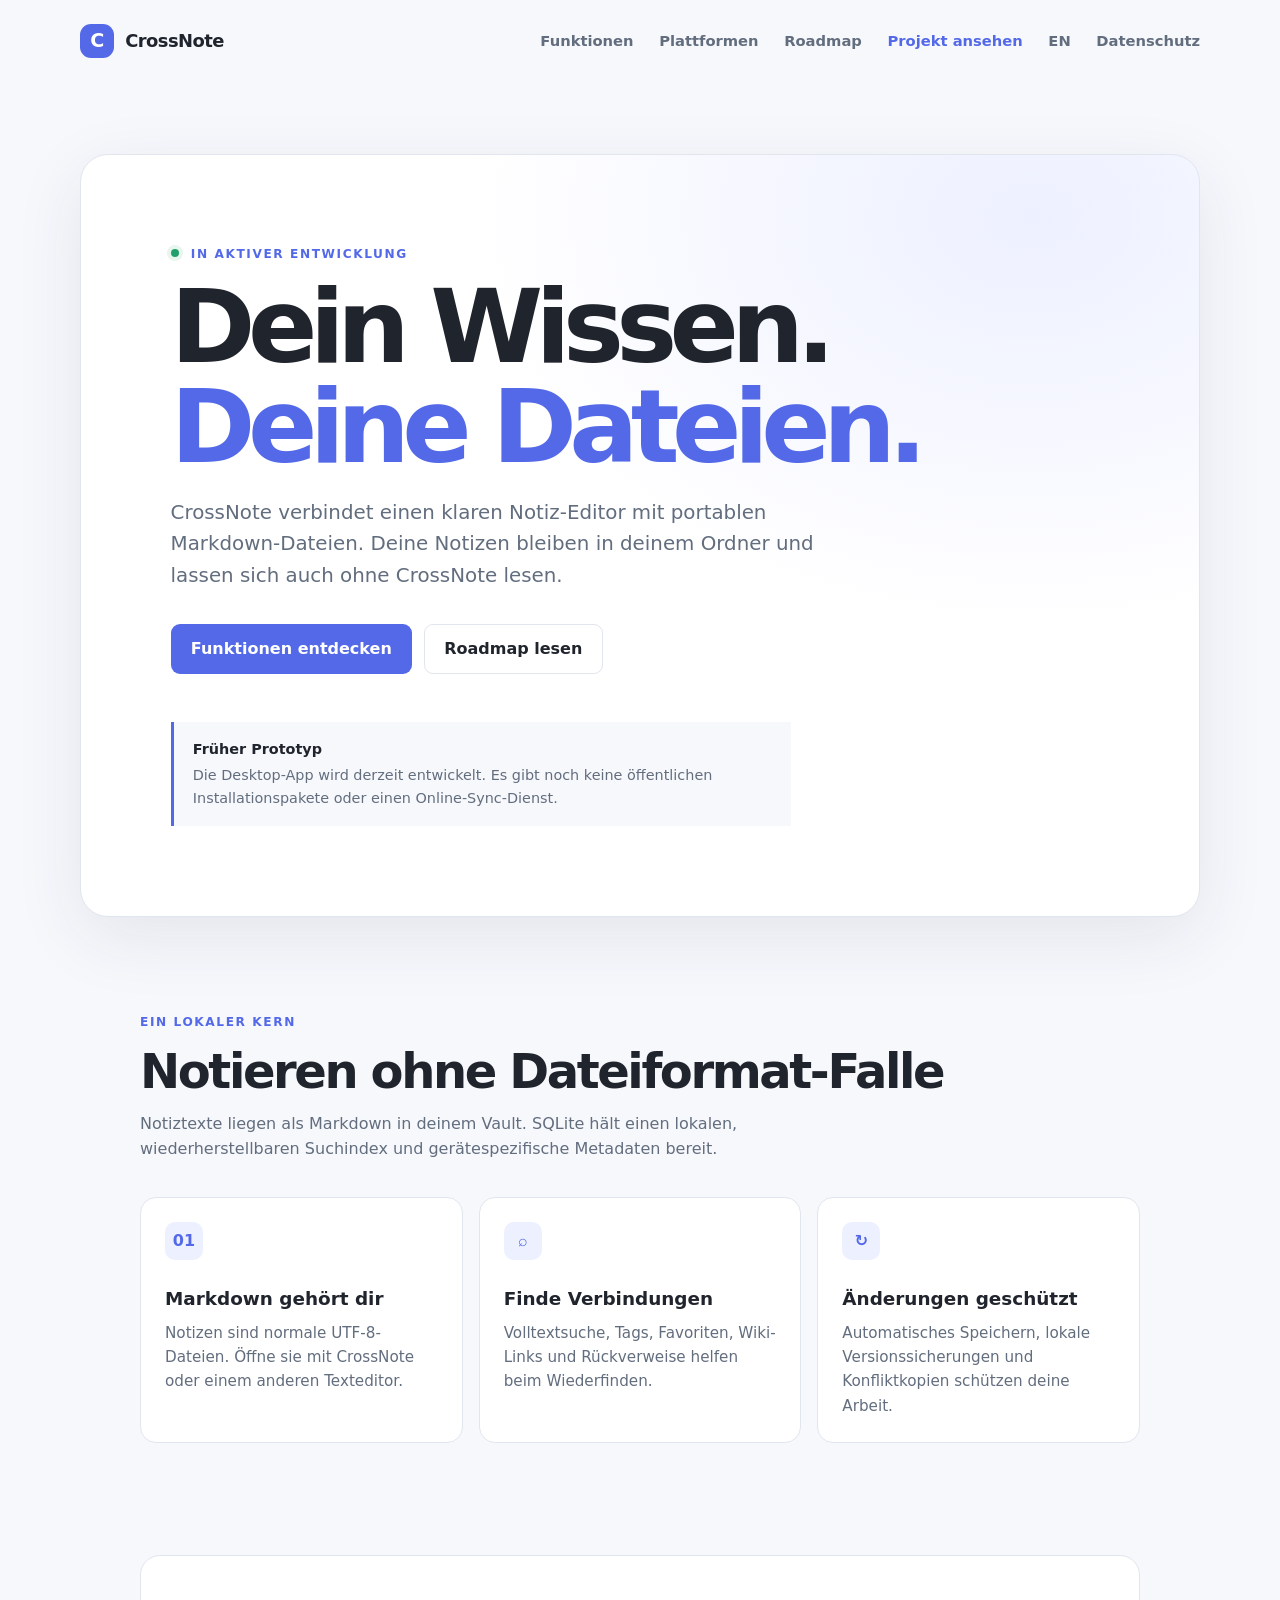
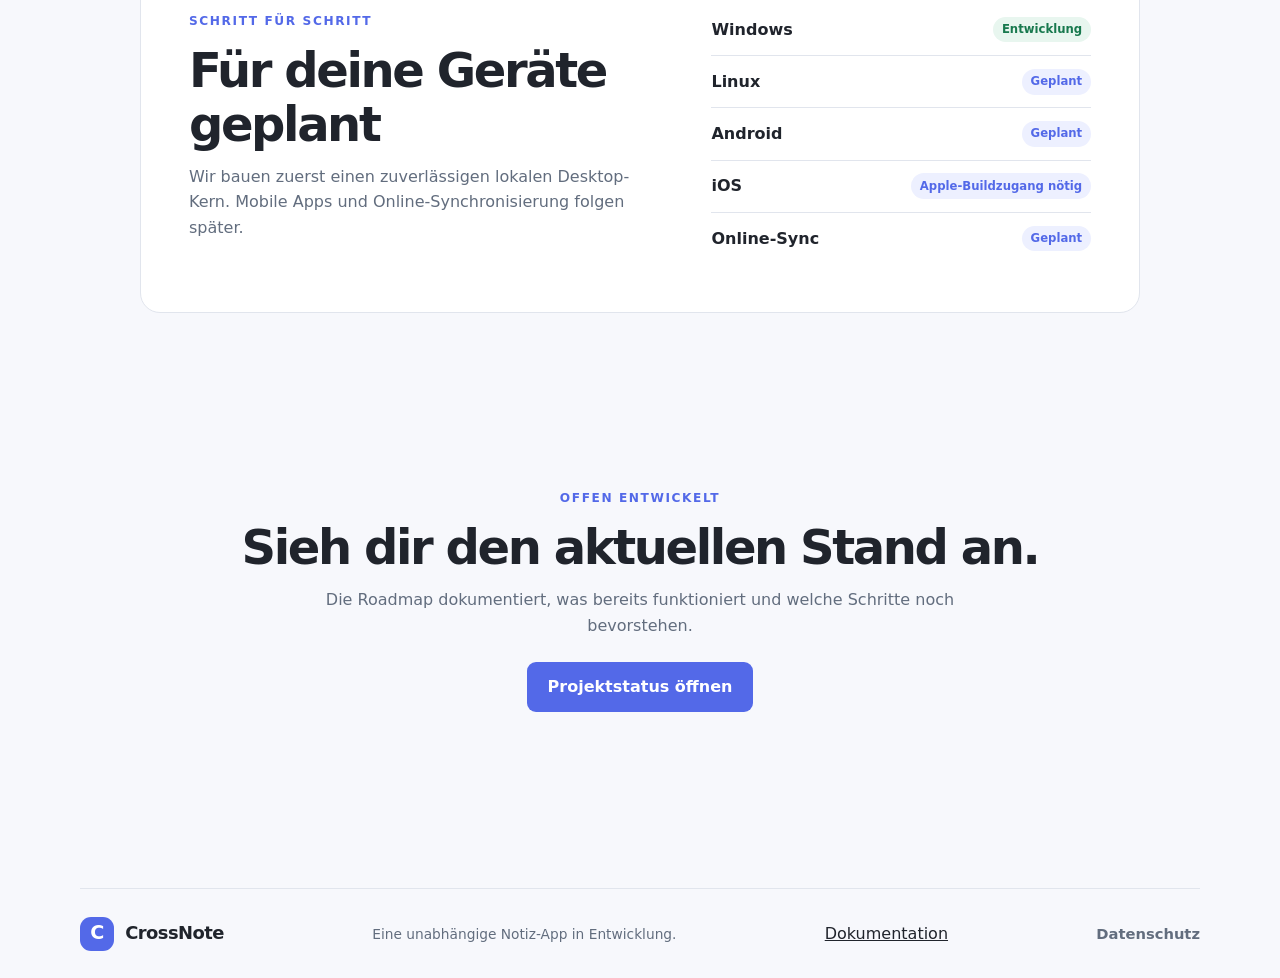
<file: website/index.html>
<!doctype html>
<html lang="de">
<head>
  <meta charset="utf-8">
  <meta name="viewport" content="width=device-width, initial-scale=1">
  <meta name="theme-color" content="#f7f8fc">
  <meta name="description" content="CrossNote ist eine plattformübergreifende Notiz-App mit Markdown-Dateien und lokalem Suchindex.">
  <meta property="og:type" content="website">
  <meta property="og:title" content="CrossNote – Dein Wissen, deine Dateien">
  <meta property="og:description" content="Eine lokale Notiz-App in Entwicklung, aufgebaut auf portablen Markdown-Dateien.">
  <title>CrossNote – Dein Wissen, deine Dateien</title>
  <link rel="icon" href="favicon.svg" type="image/svg+xml">
  <link rel="stylesheet" href="styles.css">
</head>
<body>
  <a class="skip-link" href="#main">Zum Inhalt springen</a>
  <header class="site-header">
    <a class="brand" href="#top" aria-label="CrossNote Startseite">
      <span class="brand-mark" aria-hidden="true">C</span>
      <span>CrossNote</span>
    </a>
    <nav aria-label="Hauptnavigation">
      <a href="#funktionen">Funktionen</a>
      <a href="#plattformen">Plattformen</a>
      <a href="https://github.com/bagdanchik007/CrossNote/blob/main/docs/ROADMAP.md">Roadmap</a>
      <a class="nav-cta" href="https://github.com/bagdanchik007/CrossNote/blob/main/README.md">Projekt ansehen</a>
      <a href="en/index.html" lang="en" aria-label="Switch to English">EN</a>
      <a href="privacy.html">Datenschutz</a>
    </nav>
  </header>

  <main id="main">
    <section class="hero" id="top" aria-labelledby="hero-title">
      <p class="eyebrow"><span class="status-dot" aria-hidden="true"></span> In aktiver Entwicklung</p>
      <h1 id="hero-title">Dein Wissen.<br><span>Deine Dateien.</span></h1>
      <p class="hero-copy">CrossNote verbindet einen klaren Notiz-Editor mit portablen Markdown-Dateien. Deine Notizen bleiben in deinem Ordner und lassen sich auch ohne CrossNote lesen.</p>
      <div class="hero-actions">
        <a class="button primary" href="#funktionen">Funktionen entdecken</a>
        <a class="button secondary" href="https://github.com/bagdanchik007/CrossNote/blob/main/docs/ROADMAP.md">Roadmap lesen</a>
      </div>
      <div class="hero-note" role="note">
        <strong>Früher Prototyp</strong>
        <span>Die Desktop-App wird derzeit entwickelt. Es gibt noch keine öffentlichen Installationspakete oder einen Online-Sync-Dienst.</span>
      </div>
    </section>

    <section class="section" id="funktionen" aria-labelledby="features-title">
      <p class="eyebrow">Ein lokaler Kern</p>
      <h2 id="features-title">Notieren ohne Dateiformat-Falle</h2>
      <p class="section-intro">Notiztexte liegen als Markdown in deinem Vault. SQLite hält einen lokalen, wiederherstellbaren Suchindex und gerätespezifische Metadaten bereit.</p>
      <div class="feature-grid">
        <article class="feature-card">
          <span class="feature-icon" aria-hidden="true">01</span>
          <h3>Markdown gehört dir</h3>
          <p>Notizen sind normale UTF-8-Dateien. Öffne sie mit CrossNote oder einem anderen Texteditor.</p>
        </article>
        <article class="feature-card">
          <span class="feature-icon" aria-hidden="true">⌕</span>
          <h3>Finde Verbindungen</h3>
          <p>Volltextsuche, Tags, Favoriten, Wiki-Links und Rückverweise helfen beim Wiederfinden.</p>
        </article>
        <article class="feature-card">
          <span class="feature-icon" aria-hidden="true">↻</span>
          <h3>Änderungen geschützt</h3>
          <p>Automatisches Speichern, lokale Versionssicherungen und Konfliktkopien schützen deine Arbeit.</p>
        </article>
      </div>
    </section>

    <section class="platform-section" id="plattformen" aria-labelledby="platform-title">
      <div>
        <p class="eyebrow">Schritt für Schritt</p>
        <h2 id="platform-title">Für deine Geräte geplant</h2>
        <p>Wir bauen zuerst einen zuverlässigen lokalen Desktop-Kern. Mobile Apps und Online-Synchronisierung folgen später.</p>
      </div>
      <ul class="platform-list">
        <li><span>Windows</span><span class="badge progress">Entwicklung</span></li>
        <li><span>Linux</span><span class="badge planned">Geplant</span></li>
        <li><span>Android</span><span class="badge planned">Geplant</span></li>
        <li><span>iOS</span><span class="badge planned">Apple-Buildzugang nötig</span></li>
        <li><span>Online-Sync</span><span class="badge planned">Geplant</span></li>
      </ul>
    </section>

    <section class="closing" aria-labelledby="closing-title">
      <p class="eyebrow">Offen entwickelt</p>
      <h2 id="closing-title">Sieh dir den aktuellen Stand an.</h2>
      <p>Die Roadmap dokumentiert, was bereits funktioniert und welche Schritte noch bevorstehen.</p>
      <a class="button primary" href="https://github.com/bagdanchik007/CrossNote/blob/main/docs/STATUS.md">Projektstatus öffnen</a>
    </section>
  </main>

  <footer class="site-footer">
    <a class="brand" href="#top"><span class="brand-mark" aria-hidden="true">C</span><span>CrossNote</span></a>
    <p>Eine unabhängige Notiz-App in Entwicklung.</p>
    <a href="https://github.com/bagdanchik007/CrossNote/blob/main/README.md">Dokumentation</a>
    <a href="privacy.html">Datenschutz</a>
  </footer>
</body>
</html>
</file>
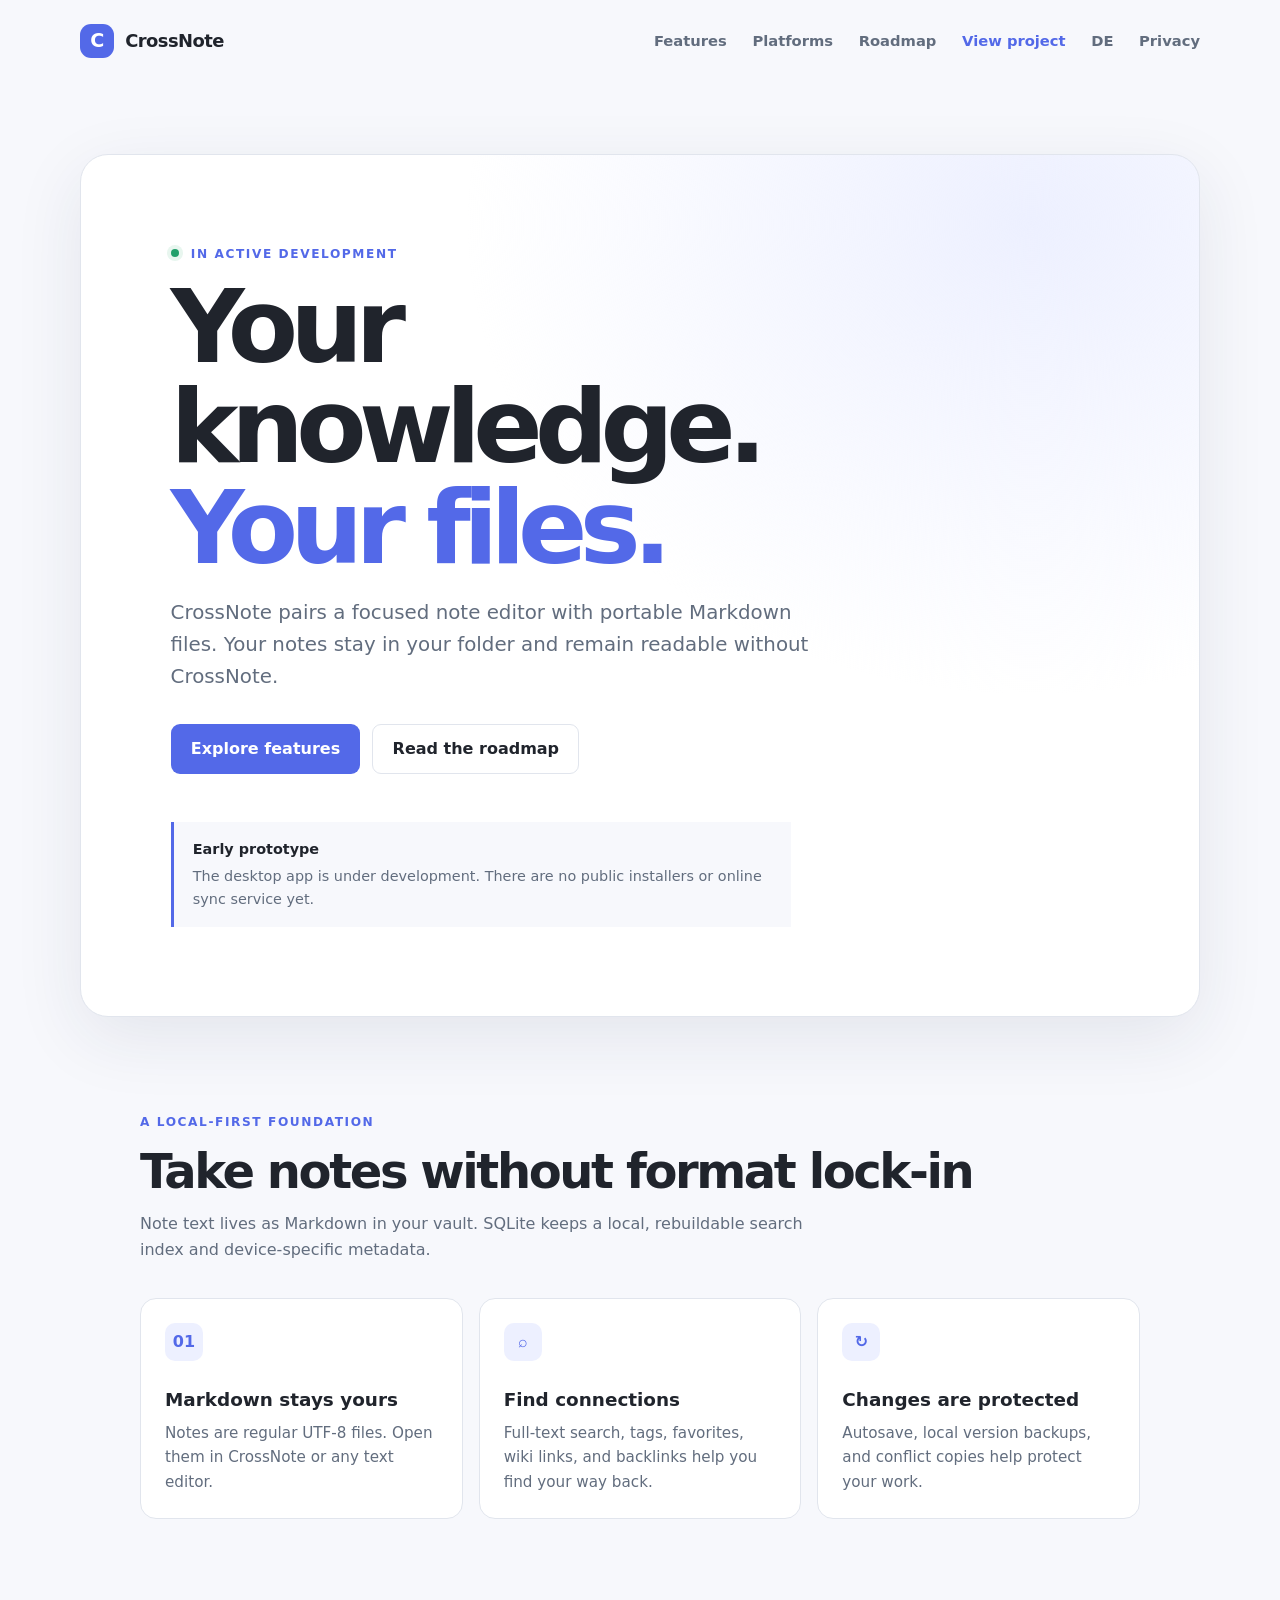
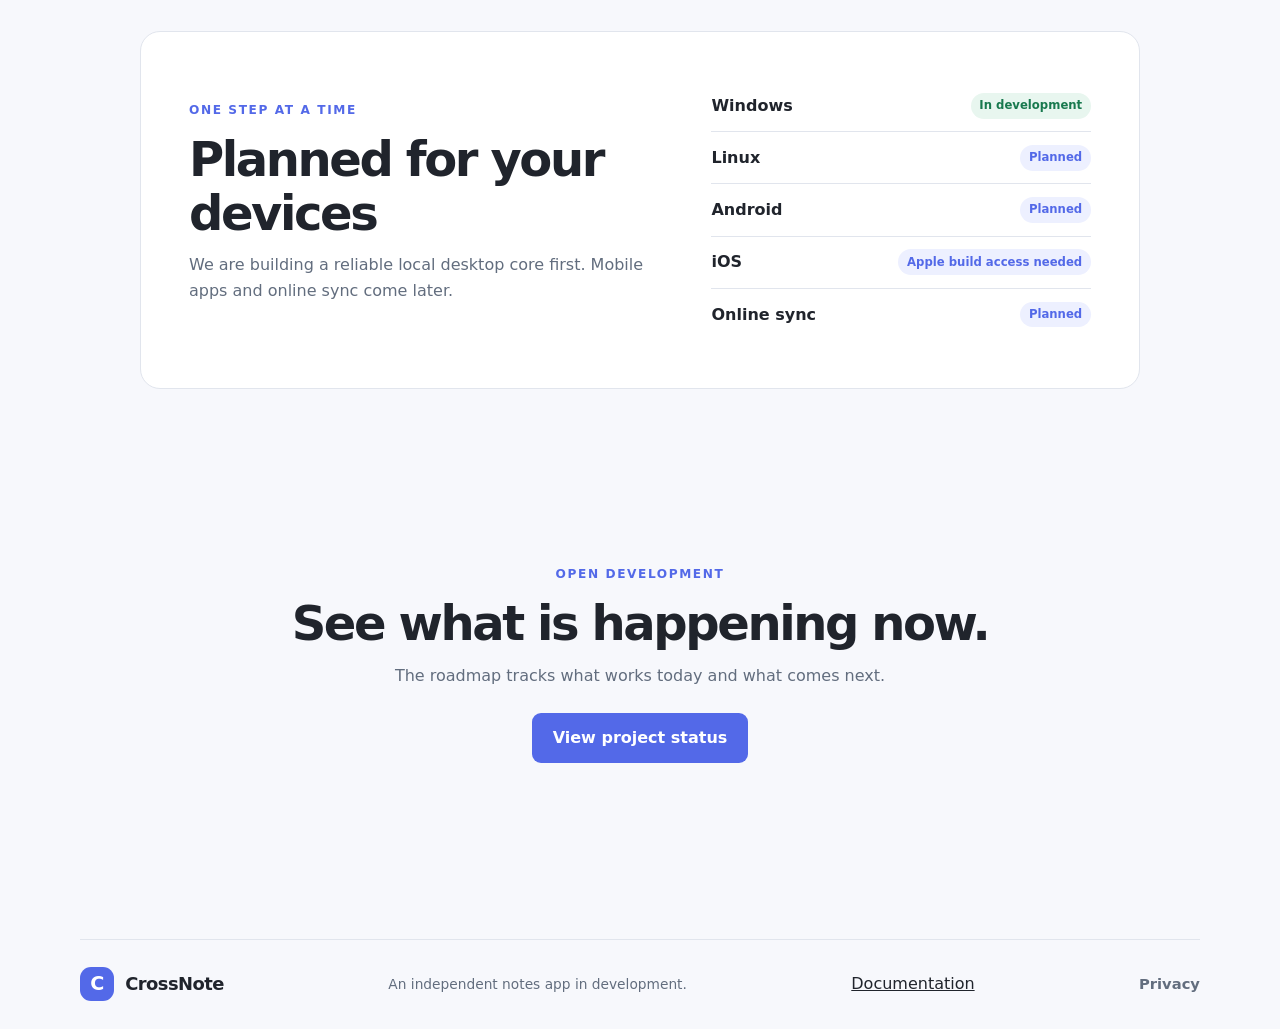
<file: website/en/index.html>
<!doctype html>
<html lang="en">
<head>
  <meta charset="utf-8">
  <meta name="viewport" content="width=device-width, initial-scale=1">
  <meta name="theme-color" content="#f7f8fc">
  <meta name="description" content="CrossNote is a cross-platform notes app built around Markdown files and a local search index.">
  <meta property="og:type" content="website">
  <meta property="og:title" content="CrossNote – Your knowledge, your files">
  <meta property="og:description" content="A local-first notes app in development, built around portable Markdown files.">
  <title>CrossNote – Your knowledge, your files</title>
  <link rel="icon" href="../favicon.svg" type="image/svg+xml">
  <link rel="stylesheet" href="../styles.css">
</head>
<body>
  <a class="skip-link" href="#main">Skip to content</a>
  <header class="site-header">
    <a class="brand" href="#top" aria-label="CrossNote home"><span class="brand-mark" aria-hidden="true">C</span><span>CrossNote</span></a>
    <nav aria-label="Main navigation">
      <a href="#features">Features</a>
      <a href="#platforms">Platforms</a>
      <a href="https://github.com/bagdanchik007/CrossNote/blob/main/docs/ROADMAP.md">Roadmap</a>
      <a class="nav-cta" href="https://github.com/bagdanchik007/CrossNote/blob/main/README.md">View project</a>
      <a href="../index.html" lang="de" aria-label="Auf Deutsch wechseln">DE</a>
      <a href="privacy.html">Privacy</a>
    </nav>
  </header>
  <main id="main">
    <section class="hero" id="top" aria-labelledby="hero-title">
      <p class="eyebrow"><span class="status-dot" aria-hidden="true"></span> In active development</p>
      <h1 id="hero-title">Your knowledge.<br><span>Your files.</span></h1>
      <p class="hero-copy">CrossNote pairs a focused note editor with portable Markdown files. Your notes stay in your folder and remain readable without CrossNote.</p>
      <div class="hero-actions"><a class="button primary" href="#features">Explore features</a><a class="button secondary" href="https://github.com/bagdanchik007/CrossNote/blob/main/docs/ROADMAP.md">Read the roadmap</a></div>
      <div class="hero-note" role="note"><strong>Early prototype</strong><span>The desktop app is under development. There are no public installers or online sync service yet.</span></div>
    </section>
    <section class="section" id="features" aria-labelledby="features-title">
      <p class="eyebrow">A local-first foundation</p>
      <h2 id="features-title">Take notes without format lock-in</h2>
      <p class="section-intro">Note text lives as Markdown in your vault. SQLite keeps a local, rebuildable search index and device-specific metadata.</p>
      <div class="feature-grid">
        <article class="feature-card"><span class="feature-icon" aria-hidden="true">01</span><h3>Markdown stays yours</h3><p>Notes are regular UTF-8 files. Open them in CrossNote or any text editor.</p></article>
        <article class="feature-card"><span class="feature-icon" aria-hidden="true">⌕</span><h3>Find connections</h3><p>Full-text search, tags, favorites, wiki links, and backlinks help you find your way back.</p></article>
        <article class="feature-card"><span class="feature-icon" aria-hidden="true">↻</span><h3>Changes are protected</h3><p>Autosave, local version backups, and conflict copies help protect your work.</p></article>
      </div>
    </section>
    <section class="platform-section" id="platforms" aria-labelledby="platform-title">
      <div><p class="eyebrow">One step at a time</p><h2 id="platform-title">Planned for your devices</h2><p>We are building a reliable local desktop core first. Mobile apps and online sync come later.</p></div>
      <ul class="platform-list">
        <li><span>Windows</span><span class="badge progress">In development</span></li>
        <li><span>Linux</span><span class="badge planned">Planned</span></li>
        <li><span>Android</span><span class="badge planned">Planned</span></li>
        <li><span>iOS</span><span class="badge planned">Apple build access needed</span></li>
        <li><span>Online sync</span><span class="badge planned">Planned</span></li>
      </ul>
    </section>
    <section class="closing" aria-labelledby="closing-title"><p class="eyebrow">Open development</p><h2 id="closing-title">See what is happening now.</h2><p>The roadmap tracks what works today and what comes next.</p><a class="button primary" href="https://github.com/bagdanchik007/CrossNote/blob/main/docs/STATUS.md">View project status</a></section>
  </main>
  <footer class="site-footer"><a class="brand" href="#top"><span class="brand-mark" aria-hidden="true">C</span><span>CrossNote</span></a><p>An independent notes app in development.</p><a href="https://github.com/bagdanchik007/CrossNote/blob/main/README.md">Documentation</a><a href="privacy.html">Privacy</a></footer>
</body>
</html>
</file>
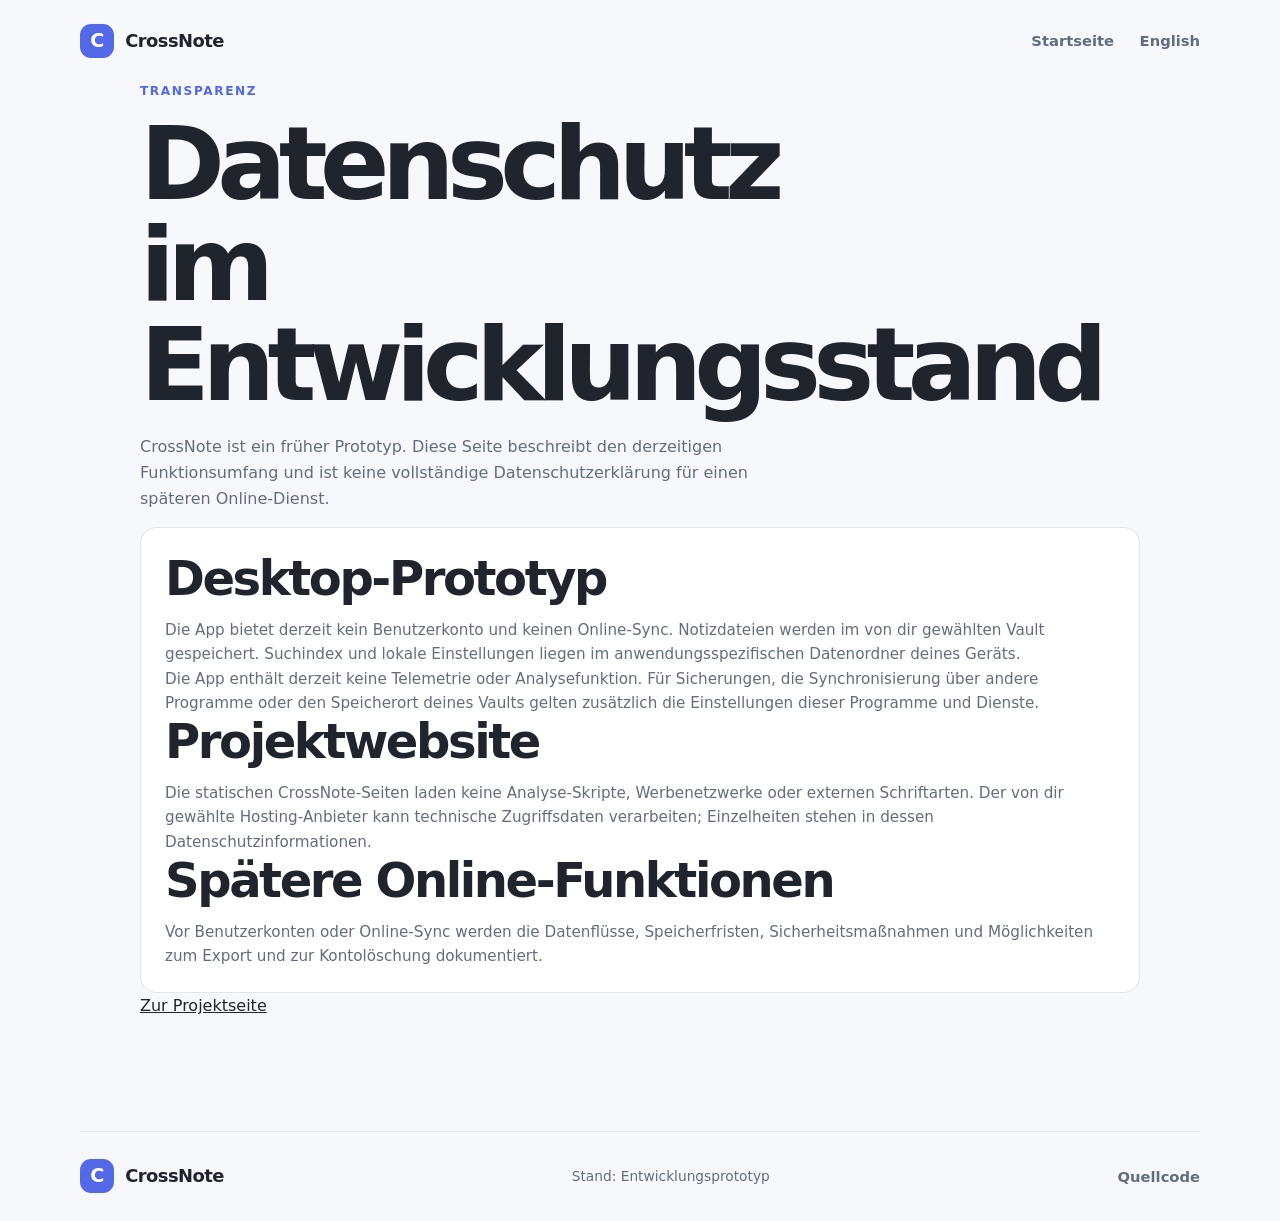
<file: website/privacy.html>
<!doctype html>
<html lang="de">
<head>
  <meta charset="utf-8">
  <meta name="viewport" content="width=device-width, initial-scale=1">
  <meta name="description" content="Datenschutzinformationen zum aktuellen Entwicklungsstand von CrossNote.">
  <title>Datenschutz – CrossNote</title>
  <link rel="icon" href="favicon.svg" type="image/svg+xml">
  <link rel="stylesheet" href="styles.css">
</head>
<body>
  <header class="site-header">
    <a class="brand" href="index.html"><span class="brand-mark" aria-hidden="true">C</span><span>CrossNote</span></a>
    <nav aria-label="Hauptnavigation"><a href="index.html">Startseite</a><a href="en/privacy.html" lang="en">English</a></nav>
  </header>
  <main id="main" class="section">
    <p class="eyebrow">Transparenz</p>
    <h1>Datenschutz im Entwicklungsstand</h1>
    <p class="section-intro">CrossNote ist ein früher Prototyp. Diese Seite beschreibt den derzeitigen Funktionsumfang und ist keine vollständige Datenschutzerklärung für einen späteren Online-Dienst.</p>
    <article class="feature-card">
      <h2>Desktop-Prototyp</h2>
      <p>Die App bietet derzeit kein Benutzerkonto und keinen Online-Sync. Notizdateien werden im von dir gewählten Vault gespeichert. Suchindex und lokale Einstellungen liegen im anwendungsspezifischen Datenordner deines Geräts.</p>
      <p>Die App enthält derzeit keine Telemetrie oder Analysefunktion. Für Sicherungen, die Synchronisierung über andere Programme oder den Speicherort deines Vaults gelten zusätzlich die Einstellungen dieser Programme und Dienste.</p>
      <h2>Projektwebsite</h2>
      <p>Die statischen CrossNote-Seiten laden keine Analyse-Skripte, Werbenetzwerke oder externen Schriftarten. Der von dir gewählte Hosting-Anbieter kann technische Zugriffsdaten verarbeiten; Einzelheiten stehen in dessen Datenschutzinformationen.</p>
      <h2>Spätere Online-Funktionen</h2>
      <p>Vor Benutzerkonten oder Online-Sync werden die Datenflüsse, Speicherfristen, Sicherheitsmaßnahmen und Möglichkeiten zum Export und zur Kontolöschung dokumentiert.</p>
    </article>
    <p><a href="index.html">Zur Projektseite</a></p>
  </main>
  <footer class="site-footer"><a class="brand" href="index.html"><span class="brand-mark" aria-hidden="true">C</span><span>CrossNote</span></a><p>Stand: Entwicklungsprototyp</p><a href="https://github.com/bagdanchik007/CrossNote">Quellcode</a></footer>
</body>
</html>
</file>
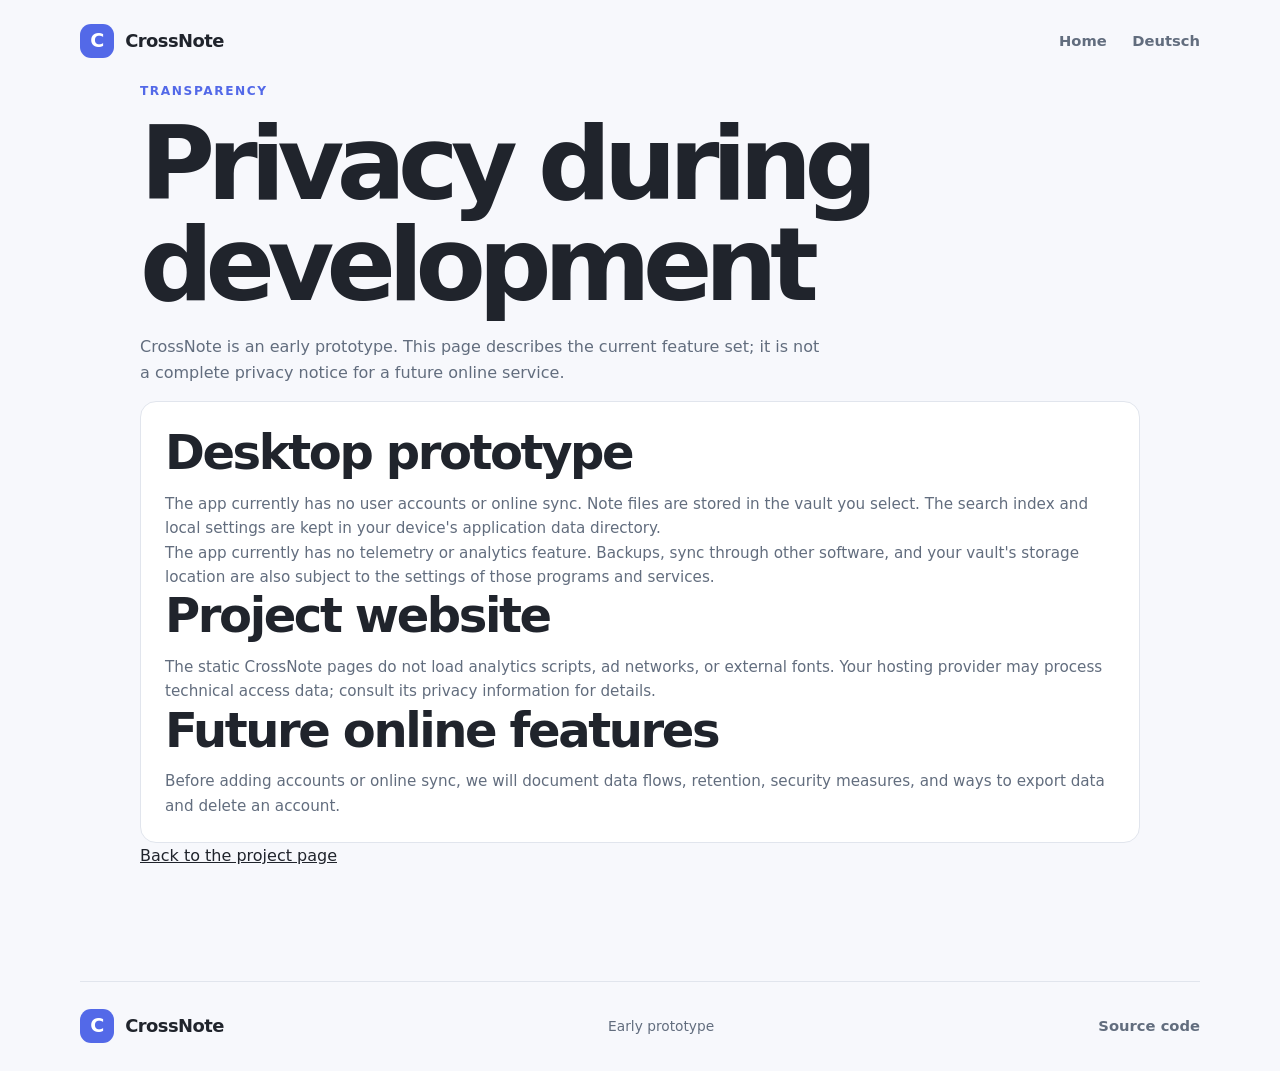
<file: website/en/privacy.html>
<!doctype html>
<html lang="en">
<head>
  <meta charset="utf-8">
  <meta name="viewport" content="width=device-width, initial-scale=1">
  <meta name="description" content="Privacy information about the current CrossNote development prototype.">
  <title>Privacy – CrossNote</title>
  <link rel="icon" href="../favicon.svg" type="image/svg+xml">
  <link rel="stylesheet" href="../styles.css">
</head>
<body>
  <header class="site-header">
    <a class="brand" href="index.html"><span class="brand-mark" aria-hidden="true">C</span><span>CrossNote</span></a>
    <nav aria-label="Main navigation"><a href="index.html">Home</a><a href="../privacy.html" lang="de">Deutsch</a></nav>
  </header>
  <main id="main" class="section">
    <p class="eyebrow">Transparency</p>
    <h1>Privacy during development</h1>
    <p class="section-intro">CrossNote is an early prototype. This page describes the current feature set; it is not a complete privacy notice for a future online service.</p>
    <article class="feature-card">
      <h2>Desktop prototype</h2>
      <p>The app currently has no user accounts or online sync. Note files are stored in the vault you select. The search index and local settings are kept in your device's application data directory.</p>
      <p>The app currently has no telemetry or analytics feature. Backups, sync through other software, and your vault's storage location are also subject to the settings of those programs and services.</p>
      <h2>Project website</h2>
      <p>The static CrossNote pages do not load analytics scripts, ad networks, or external fonts. Your hosting provider may process technical access data; consult its privacy information for details.</p>
      <h2>Future online features</h2>
      <p>Before adding accounts or online sync, we will document data flows, retention, security measures, and ways to export data and delete an account.</p>
    </article>
    <p><a href="index.html">Back to the project page</a></p>
  </main>
  <footer class="site-footer"><a class="brand" href="index.html"><span class="brand-mark" aria-hidden="true">C</span><span>CrossNote</span></a><p>Early prototype</p><a href="https://github.com/bagdanchik007/CrossNote">Source code</a></footer>
</body>
</html>
</file>
<file: website/styles.css>
:root {
  color-scheme: light dark;
  --page: #f7f8fc;
  --surface: #ffffff;
  --ink: #20242c;
  --muted: #626d7e;
  --line: #e1e5ed;
  --accent: #5369e8;
  --accent-soft: #edf0ff;
  --green: #18794e;
  --green-soft: #e8f6ef;
  --shadow: 0 20px 70px rgb(30 43 76 / 9%);
  font-family: Inter, ui-sans-serif, system-ui, -apple-system, BlinkMacSystemFont, "Segoe UI", sans-serif;
  font-synthesis: none;
  text-rendering: optimizeLegibility;
}

@media (prefers-color-scheme: dark) {
  :root {
    --page: #171a21;
    --surface: #222732;
    --ink: #e7eaf0;
    --muted: #a0a9b8;
    --line: #394150;
    --accent: #9aa8ff;
    --accent-soft: #2a3154;
    --green: #70d1a1;
    --green-soft: #1d382d;
    --shadow: 0 20px 70px rgb(0 0 0 / 22%);
  }
}

* { box-sizing: border-box; }
html { scroll-behavior: smooth; }
body { margin: 0; background: var(--page); color: var(--ink); line-height: 1.6; }
a { color: inherit; }
a:focus-visible { outline: 3px solid var(--accent); outline-offset: 4px; border-radius: 4px; }
.skip-link { position: absolute; top: -5rem; left: 1rem; z-index: 5; padding: .7rem 1rem; background: var(--surface); border: 1px solid var(--line); }
.skip-link:focus { top: 1rem; }
.site-header, .site-footer { width: min(1120px, calc(100% - 3rem)); margin: auto; display: flex; align-items: center; justify-content: space-between; }
.site-header { min-height: 82px; gap: 2rem; }
.brand { display: inline-flex; gap: .7rem; align-items: center; text-decoration: none; font-size: 1.12rem; font-weight: 750; letter-spacing: -.03em; }
.brand-mark { width: 34px; height: 34px; display: grid; place-items: center; border-radius: 11px; background: var(--accent); color: white; font-size: 1.2rem; font-weight: 800; }
nav { display: flex; gap: 1.6rem; align-items: center; }
nav a, .site-footer > a:last-child { color: var(--muted); text-decoration: none; font-size: .92rem; font-weight: 600; }
nav a:hover, .site-footer > a:last-child:hover { color: var(--accent); }
nav .nav-cta { color: var(--accent); }
.hero { width: min(1120px, calc(100% - 3rem)); margin: 4.5rem auto 6rem; padding: clamp(2rem, 7vw, 6rem); border: 1px solid var(--line); border-radius: 28px; background: radial-gradient(ellipse at 85% 8%, var(--accent-soft), transparent 42%), var(--surface); box-shadow: var(--shadow); }
.eyebrow { margin: 0 0 .8rem; color: var(--accent); font-size: .76rem; font-weight: 800; letter-spacing: .13em; text-transform: uppercase; }
.status-dot { display: inline-block; width: 8px; height: 8px; margin-right: .4rem; border-radius: 50%; background: #22a06b; box-shadow: 0 0 0 4px var(--green-soft); vertical-align: 1px; }
h1, h2, h3, p { margin-top: 0; }
h1 { max-width: 750px; margin-bottom: 1.2rem; font-size: clamp(3.2rem, 8vw, 6.6rem); line-height: .98; letter-spacing: -.075em; }
h1 span { color: var(--accent); }
.hero-copy { max-width: 650px; margin-bottom: 2rem; color: var(--muted); font-size: clamp(1.05rem, 2vw, 1.24rem); }
.hero-actions { display: flex; flex-wrap: wrap; gap: .75rem; }
.button { display: inline-flex; min-height: 46px; align-items: center; justify-content: center; padding: .7rem 1.2rem; border: 1px solid transparent; border-radius: 9px; text-decoration: none; font-weight: 700; }
.button.primary { background: var(--accent); color: white; }
.button.secondary { border-color: var(--line); background: var(--surface); }
.button:hover { filter: brightness(.96); transform: translateY(-1px); }
.hero-note { display: grid; max-width: 620px; gap: .2rem; margin-top: 3rem; padding: 1rem 1.2rem; border-left: 3px solid var(--accent); background: var(--page); color: var(--muted); font-size: .9rem; }
.hero-note strong { color: var(--ink); }
.section, .platform-section, .closing { width: min(1000px, calc(100% - 3rem)); margin: 0 auto 7rem; }
h2 { margin-bottom: .75rem; font-size: clamp(2rem, 4vw, 3rem); line-height: 1.12; letter-spacing: -.05em; }
.section-intro, .platform-section > div > p:last-child, .closing > p:not(.eyebrow) { max-width: 680px; color: var(--muted); }
.feature-grid { display: grid; grid-template-columns: repeat(3, minmax(0, 1fr)); gap: 1rem; margin-top: 2.2rem; }
.feature-card { min-height: 220px; padding: 1.5rem; border: 1px solid var(--line); border-radius: 16px; background: var(--surface); }
.feature-icon { display: inline-grid; min-width: 38px; height: 38px; place-items: center; margin-bottom: 1.5rem; padding: 0 .35rem; border-radius: 10px; background: var(--accent-soft); color: var(--accent); font-weight: 800; }
.feature-card h3 { margin-bottom: .45rem; font-size: 1.15rem; }
.feature-card p { margin-bottom: 0; color: var(--muted); font-size: .95rem; }
.platform-section { display: grid; grid-template-columns: 1fr .8fr; gap: 3rem; align-items: center; padding: clamp(1.5rem, 5vw, 3rem); border: 1px solid var(--line); border-radius: 20px; background: var(--surface); }
.platform-list { margin: 0; padding: 0; list-style: none; }
.platform-list li { display: flex; justify-content: space-between; gap: 1rem; padding: .8rem 0; border-bottom: 1px solid var(--line); font-weight: 650; }
.platform-list li:last-child { border-bottom: 0; }
.badge { padding: .2rem .55rem; border-radius: 99px; background: var(--accent-soft); color: var(--accent); font-size: .73rem; text-align: center; }
.badge.progress { background: var(--green-soft); color: var(--green); }
.closing { padding: 4rem 1rem; text-align: center; }
.closing > p:not(.eyebrow) { margin: 0 auto 1.5rem; }
.site-footer { min-height: 90px; gap: 1rem; border-top: 1px solid var(--line); }
.site-footer p { margin: 0; color: var(--muted); font-size: .86rem; }

@media (max-width: 760px) {
  .site-header, .site-footer { width: min(100% - 2rem, 600px); }
  .site-header { flex-wrap: wrap; padding: 1rem 0; }
  nav { width: 100%; justify-content: space-between; gap: .5rem; }
  nav a { font-size: .82rem; }
  .hero { width: min(100% - 2rem, 600px); margin: 2rem auto 4rem; padding: 2rem 1.4rem; border-radius: 20px; }
  .section, .platform-section, .closing { width: min(100% - 2rem, 600px); margin-bottom: 4rem; }
  .feature-grid { grid-template-columns: 1fr; }
  .feature-card { min-height: auto; }
  .platform-section { grid-template-columns: 1fr; gap: 1rem; }
  .site-footer { flex-wrap: wrap; justify-content: flex-start; padding: 1.2rem 0; }
  .site-footer p { flex-basis: 100%; order: 1; }
}

@media (prefers-reduced-motion: reduce) {
  *, *::before, *::after { scroll-behavior: auto !important; transition-duration: .01ms !important; animation-duration: .01ms !important; }
}
</file>
